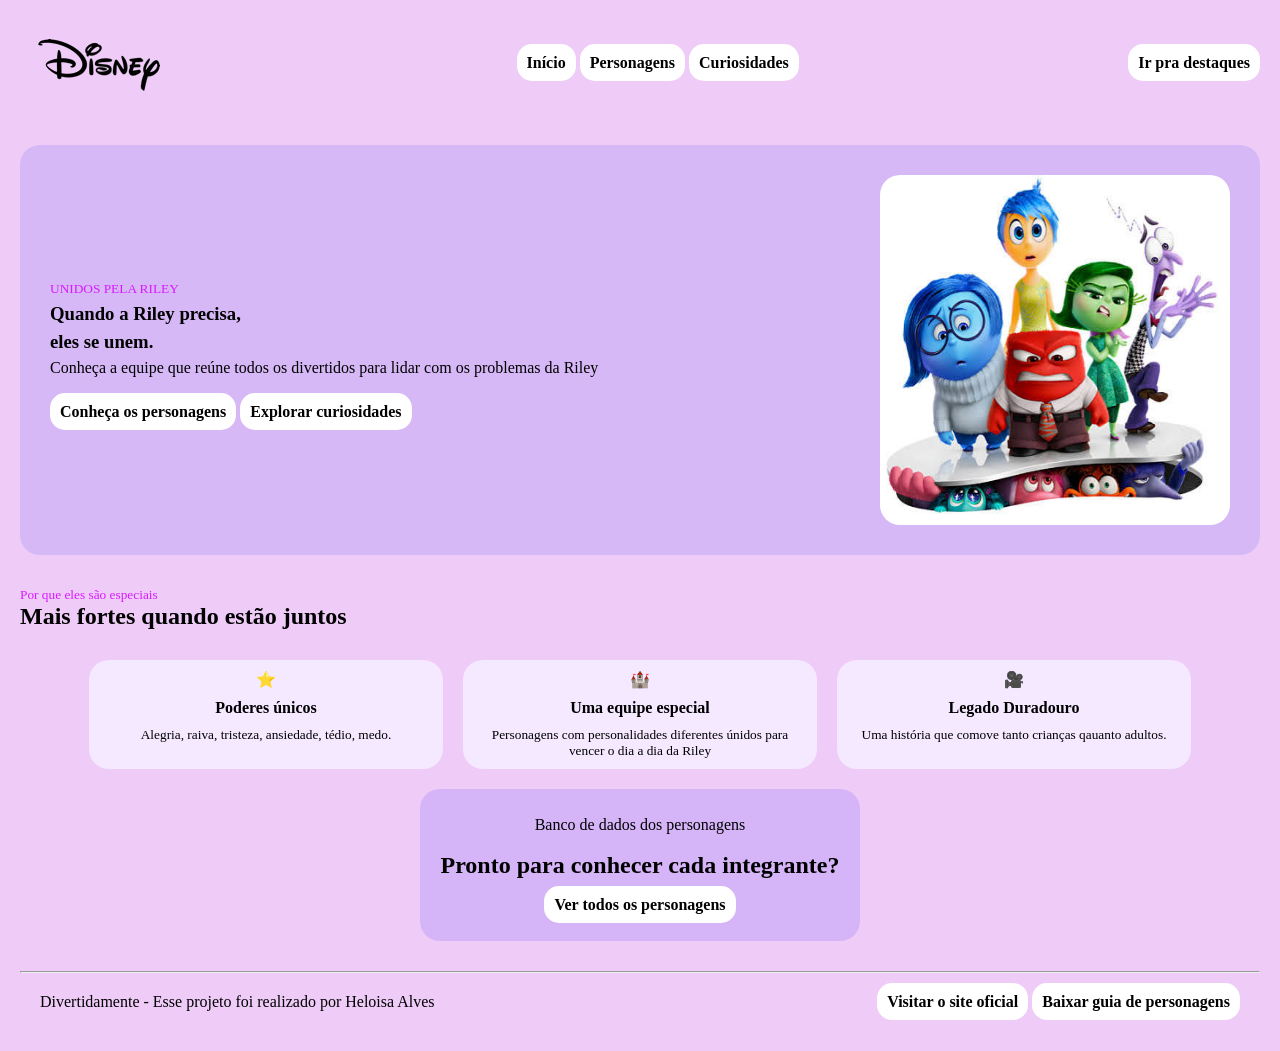
<file: index.html>
<!DOCTYPE html>
<html lang="pt-BR">
    <head>
        <meta charset="UTF-8"/>
        <title>Projeto</title>
        <link rel="stylesheet" href="css/style.css"/>
    </head>
    <body>
        <header>
            <section>
                <img src="assets/img/disney.png" alt="Logo da Disney"/>
            </section>
            <section id="menu">
                <a href="index.html">Início</a>
                <a href="pages/personagens.html">Personagens</a>
                <a href="pages/curiosidades.html">Curiosidades</a>
            </section>
            <section id="destaques">
                <a href="#galeria">Ir pra destaques</a>
            </section>
        </header>

        <main>
            <section id="introducao">
                <article>
                    <small class="purple
                    "> UNIDOS PELA RILEY</small>
                    <h1>Quando a Riley precisa,</h1>
                    <h1>eles se unem.</h1>
                    <p>Conheça a equipe que reúne todos os divertidos para lidar com os problemas da Riley </p>
                    <section>
                    <a href="pages/personagens.html">Conheça os personagens</a>
                    <a href="pages/curiosidades.html">Explorar curiosidades</a>
                    </section>
                </article>

                <img src="assets/img/logo1.png" alt="Imagem representando todos os personagem de Divertidamente"/>
            </section>

            <section id="galeria">
                    <article>
                    <small class="purple
                    ">Por que eles são especiais</small>
                    <h2>Mais fortes quando estão juntos</h2>
                </article>
            </section>

            <section id="fotos">
                <article class="foto">
                    <p>⭐️​</p>
                    <p>Poderes únicos</p>
                    <small class="descricao">Alegria, raiva, tristeza, ansiedade, tédio, medo.</small>
                 </article>

                <article class="foto">
                    <p>🏰</p>
                    <p>Uma equipe especial</p>
                     <small class="descricao">Personagens com personalidades diferentes únidos para vencer o dia a dia da Riley</small>
                </article>

                <article class="foto">
                    <p>🎥</p>
                    <p>Legado Duradouro</p>
                    <small class="descricao">Uma história que comove tanto crianças qauanto adultos.</small>
                </article>

            <section id="banco-card">
                <article id="banco">
                <p>Banco de dados dos personagens</p>
                <h2> Pronto para conhecer cada integrante?</h2>
                <a href="pages/personagens.html">Ver todos os personagens</a>
                </article>
            </section>
        </main>
        <hr>
        <footer>

            <p>Divertidamente - Esse projeto foi realizado por Heloisa Alves</p>
            <section id="links">
                <a href="https://www.disney.com.br/filmes/divertidamente-2">Visitar o site oficial</a>
                <a href="assets/divertidamente.txt" download>Baixar guia de personagens</a>
            </section>
        </footer>
    </body>
</html>
</file>
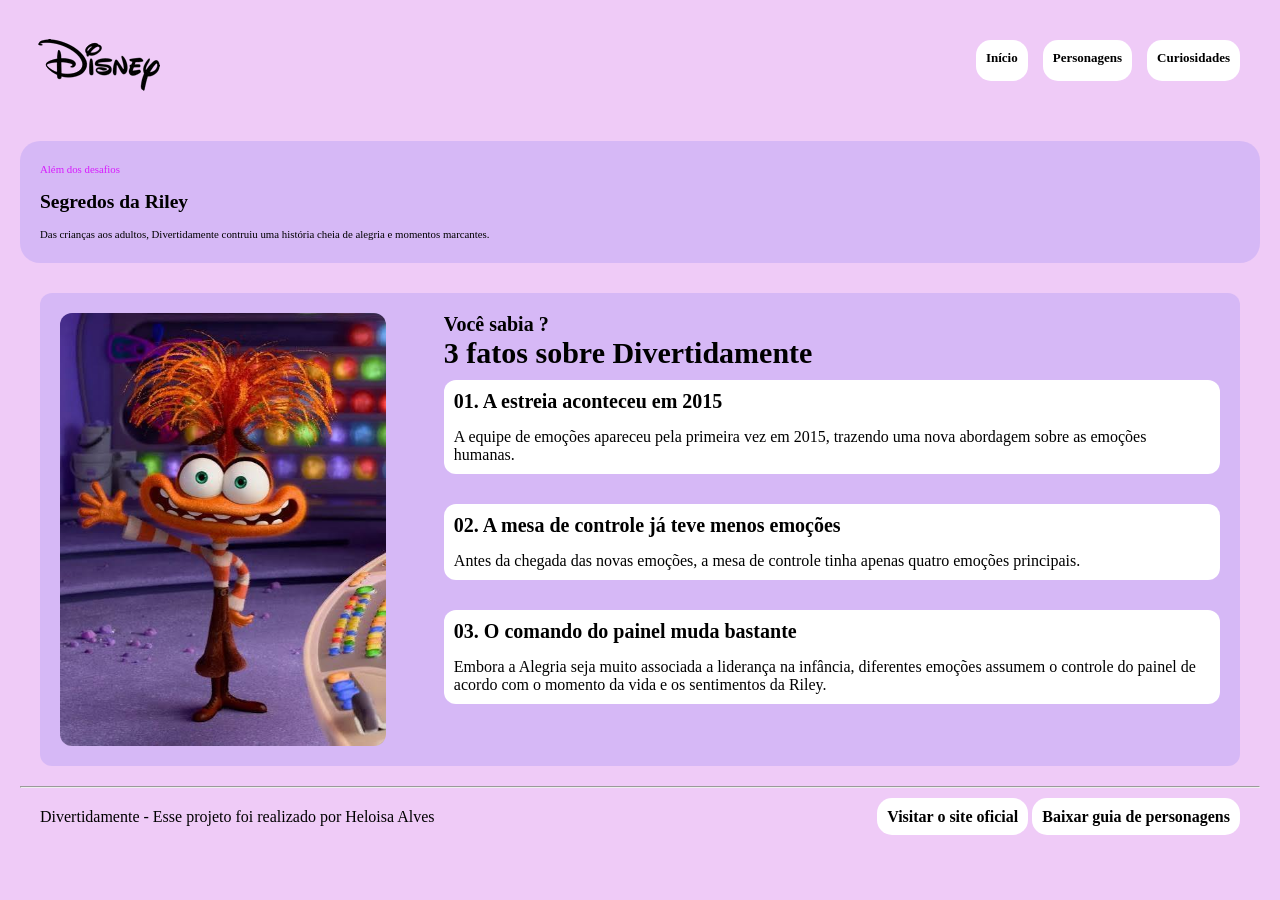
<file: pages/curiosidades.html>
<!DOCTYPE html>
<html lang="pt-BR">
    <head>
        <meta charset="UTF-8"/>
        <title>Projeto</title>
        <link rel="stylesheet" href="../css/curiosidades.css"/>
    </head>
    <body>
        <header>
            <img src="../assets/img/disney.png" alt="Imagem representando todos os personagem de Divertidamente"/>

            <section id="menu">
                <a href="../index.html">Início</a>

                <a href="../pages/personagens.html">Personagens</a>
                <a href="../pages/curiosidades.html">Curiosidades</a>
            </section>
        </header>
        <main>
            <section id="introducao">
                <small class="purple"> Além dos desafios</small>
                <h1>Segredos da Riley</h1>
                <small> Das crianças aos adultos, Divertidamente contruiu uma história cheia de alegria e momentos marcantes.</small>
            </section>

            <section id="curiosidades">
                <article>
                    <img id="tordo" src="../assets/img/curiosidades.png"  alt="Imagem de amanhecer na colheita" />
                </article>
                <section id="VS">
                    <article>
                        <h3> Você sabia ? </h3>
                        <h2> 3 fatos sobre Divertidamente</h2>
                    </article>
                    <article class="fatos">
                        <h3 class="contexto">01. A estreia aconteceu em 2015</h3>
                        <p>A equipe de emoções apareceu pela primeira vez em 2015, trazendo uma nova abordagem sobre as emoções humanas.</p>
                    </article>
                    <article class="fatos">
                        <h3 class="contexto">02. A mesa de controle já teve menos emoções</h3>
                        <p>Antes da chegada das novas emoções, a mesa de controle tinha apenas quatro emoções principais.</p>
                    </article>
                    <article class="fatos">
                         <h3 class="contexto">03. O comando do painel muda bastante</h3>
                         <p>Embora a Alegria seja muito associada a liderança na infância, diferentes emoções assumem o controle do painel de acordo com o momento da vida e os sentimentos da Riley.</p>
                    </article>
                </section>
            </section>
        </main>

        <hr>

        <footer>
          <p>Divertidamente - Esse projeto foi realizado por Heloisa Alves</p>
            <section id="links">
                <a href="https://www.disney.com.br/filmes/divertidamente-2">Visitar o site oficial</a>
                <a href="../assets/divertidamente.txt" download>Baixar guia de personagens</a>
            </section>
        </footer>
    </body>
</html>
</file>
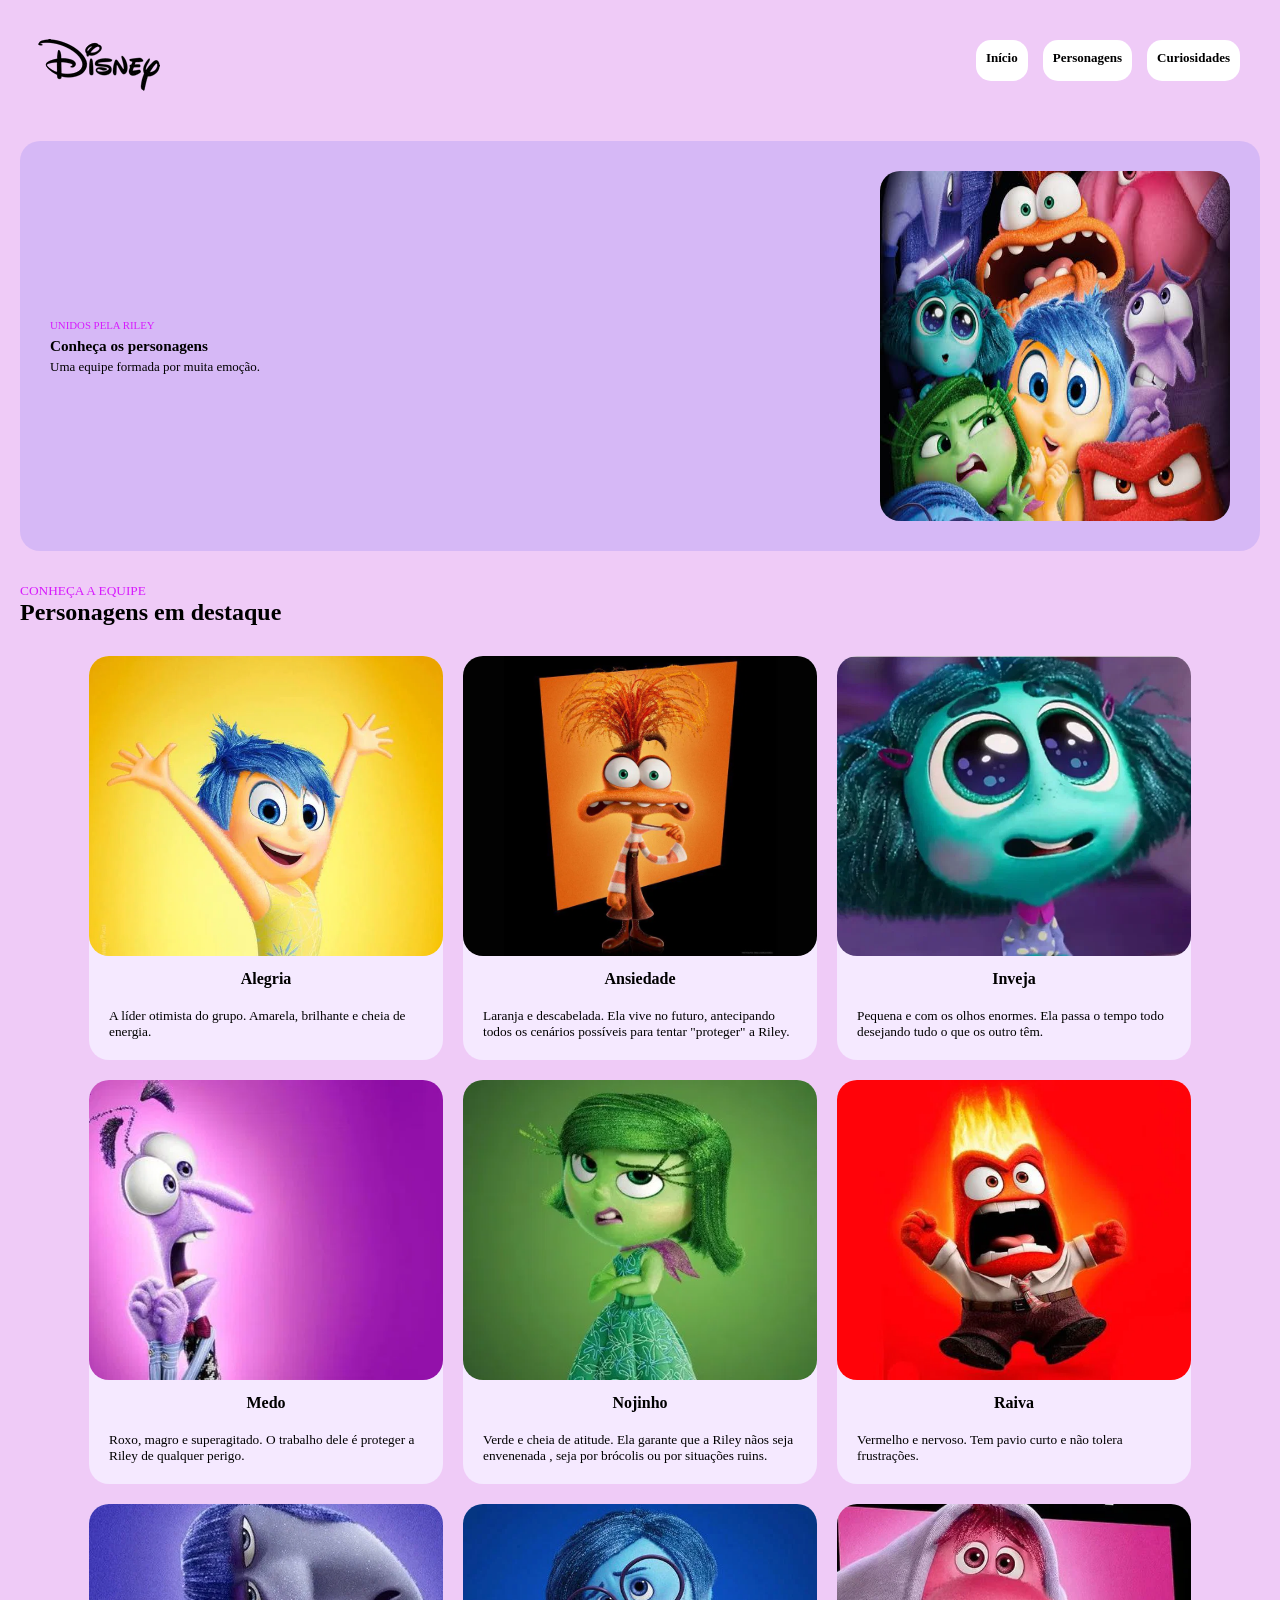
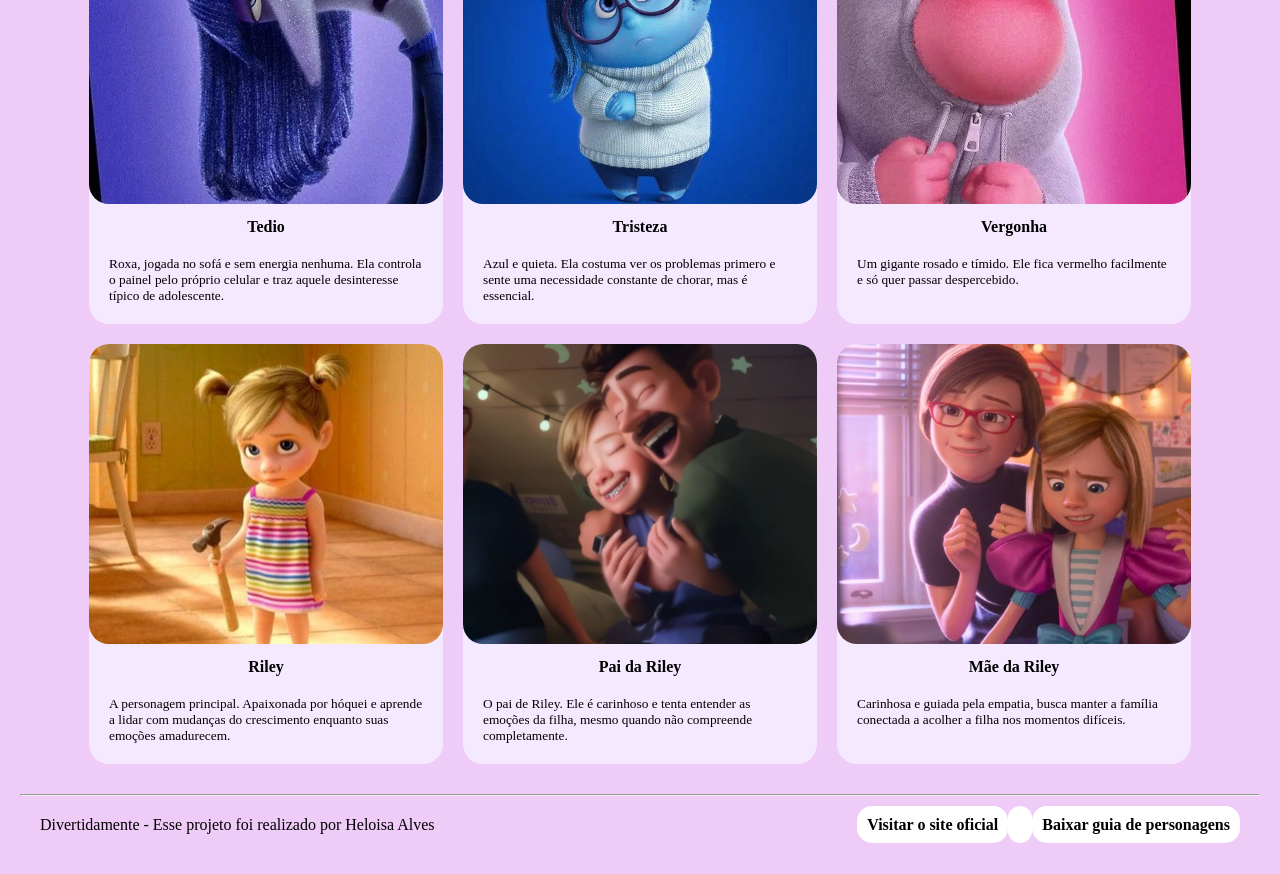
<file: pages/personagens.html>
<!DOCTYPE html>
<html lang="pt-BR">
    <head>
        <meta charset="UTF-8"/>
        <title>Projeto</title>
        <link rel="stylesheet" href="../css/personagens.css"/>
    </head>
    <body>
        <header>
            <img src="../assets/img/disney.png" alt="Imagem representando todos os personagem de Divertidamente"/>

            <section id="menu">
                <a href="../index.html">Início</a>
                <a href="personagens.html">Personagens</a>
                <a href="../pages/curiosidades.html">Curiosidades</a>
            </section>
        </header>

        <main>
            <section id="introducao">
                <article>
                    <small class="purple"> UNIDOS PELA RILEY</small>
                    <h1>Conheça os personagens</h1>
                    <p>Uma equipe formada por muita emoção.</p>
                </article>
                <img src="../assets/img/principal.png" alt="Imagem representando todos os personagem de Divertidamente"/>
            </section>

            <section id="galeria">
                <article>
                    <small class="purple"> CONHEÇA A EQUIPE</small>
                    <h2>Personagens em destaque</h2>
                </article>
            </section>

            <section id="fotos">
                <article class="foto">
                    <img src="../assets/img/alegria.png" alt="Imagem da personagem Alegria"/>
                    <p>Alegria</p>
                    <small class="descricao">A líder otimista do grupo. Amarela, brilhante e cheia de energia.</small>
                </article>
                <article class="foto">
                    <img src="../assets/img/ansiedade.png" alt="Imagem da personagem Ansiedade"/>
                    <p>Ansiedade</p>
                     <small class="descricao">Laranja e descabelada. Ela vive no futuro, antecipando todos os cenários possíveis para tentar "proteger" a Riley.</small>
                </article>
                <article class="foto">
                    <img src="../assets/img/inveja.png" alt="Imagem da personagem Inveja"/>
                    <p>Inveja</p>
                    <small class="descricao">Pequena e com os olhos enormes. Ela passa o tempo todo desejando tudo o que os outro têm.</small>
                </article>
                <article class="foto">
                    <img src="../assets/img/medo.png" alt="Imagem do personagem Medo"/>
                    <p>Medo</p>
                    <small class="descricao">Roxo, magro e superagitado. O trabalho dele é proteger a Riley de qualquer perigo.</small>
                </article>
                <article class="foto">
                    <img src="../assets/img/nojinho.png" alt="Imagem da personagem Nojinho"/>
                    <p>Nojinho</p>
                    <small class="descricao">Verde e cheia de atitude. Ela garante que a Riley nãos seja envenenada , seja por brócolis ou por situações ruins.</small>
                </article>
                <article class="foto">
                    <img src="../assets/img/raiva.png" alt="Imagem do personagem Raiva"/>
                    <p>Raiva</p>
                    <small class="descricao">Vermelho e nervoso. Tem pavio curto e não tolera frustrações.</small>
                </article>
                <article class="foto">
                    <img src="../assets/img/tedio.png" alt="Imagem da personagem Tedio"/>
                    <p>Tedio</p>
                    <small class="descricao">Roxa, jogada no sofá e sem energia nenhuma. Ela controla o painel pelo próprio celular e traz aquele desinteresse típico de adolescente.</small>
                </article>
                <article class="foto">
                    <img src="../assets/img/tristeza.png" alt="Imagem da personagem Tristeza"/>
                    <p>Tristeza</p>
                    <small class="descricao">Azul e quieta. Ela costuma ver os problemas primero e sente uma necessidade constante de chorar, mas é essencial.</small>
                </article>
                <article class="foto">
                    <img src="../assets/img/vergonha.png" alt="Imagem do personagem Vergonha"/>
                    <p>Vergonha</p>
                    <small class="descricao">Um gigante rosado e tímido. Ele fica vermelho facilmente e só quer passar despercebido.</small>
                </article>
                <article class="foto">
                    <img src="../assets/img/riley.png" alt="Imagem da personagem Riley"/>
                    <p>Riley</p>
                    <small class="descricao">A personagem principal. Apaixonada por hóquei e aprende a lidar com mudanças do crescimento enquanto suas emoções amadurecem.</small>
                </article>
                <article class="foto">
                    <img src="../assets/img/dad.png" alt="Imagem do personagem pai da Riley"/>
                    <p>Pai da Riley</p>
                    <small class="descricao">O pai de Riley. Ele é carinhoso e tenta entender as emoções da filha, mesmo quando não compreende completamente.</small>
                </article>
                <article class="foto">
                    <img src="../assets/img/mom.png" alt="Imagem da personagem mãe da Riley"/>
                    <p>Mãe da Riley</p>
                    <small class="descricao">Carinhosa e guiada pela empatia, busca manter a família conectada a acolher a filha nos momentos difíceis.</small>
                </article>
            </section>
        </main>
        <hr>
        <footer>
            <p>Divertidamente - Esse projeto foi realizado por Heloisa Alves</p>
            <section id="links">
                <a href="https://www.disney.com.br/filmes/divertidamente-2">Visitar o site oficial<a>
                <a href="../assets/divertidamente.txt" download>Baixar guia de personagens</a>
            </section>
        </footer>
    </body>
</html>
</file>
<file: css/style.css>
* {
    padding: 0;
    margin: 0;
    box-sizing: border-box;
}

body {
    font-family:Georgia, 'Times New Roman', Times, serif;
    background-color: rgb(239, 203, 247);
    padding: 20px;
}

header {
    display: flex;
    justify-content: space-between;
    align-items: center;
    margin-bottom: 40px;
}



#introducao {
    border-radius: 20px;
    display: flex;
    flex-direction: row;
    gap: 30px;
    padding: 30px;
    background-color: rgba(189, 165, 245, 0.5);
    align-items: center;
    justify-content: space-between;
    margin-bottom: 30px;
    line-height: 1.5;
}

#introducao h2 {
    margin-top: 10px;
    margin-bottom: 10px;
    line-height: normal;
}

#introducao img {
    border-radius: 20px;
    width: 350px;
    height: 350px;
}

#introducao p {
margin-bottom: 20px;
}

#fotos {
    display: flex;
    flex-wrap: wrap;
    justify-content: center;
    padding: 30px;
    gap: 20px;
}

.foto {
    background-color: rgb(245, 233, 255);
    border-radius: 20px;
    width: 30%;
    flex-direction: row;
    justify-content: center;
    align-items: center;
}

.foto p {
    margin-top: 10px;
    font-weight: bold;
    text-align: center;
}

.purple {
    color: rgb(215, 27, 253)
}

#menu a,  #destaques a, #banco a{
    background-color: white;
    text-decoration: none;
    color: black;
    padding: 10px;
    border-radius: 15px;
    font-weight: bold;
}

#introducao a{
background-color: white;
    text-decoration: none;
    color: black;
    padding: 10px;
    border-radius: 15px;
    font-weight: bold;
}

.descricao {
    padding: 10px;
    display: flex;
    flex-direction: column;
    align-items: center;
    text-align: center;
}

#banco {
    background-color: rgba(187, 160, 250, 0.5);
    align-items: center;
    padding: 20px;
    border-radius: 20px;
    text-align: center;
    line-height: 2;

}
footer a {
    background-color: white;
    text-decoration: none;
    color: black;
    padding: 10px;
    border-radius: 15px;
    font-weight: bold;
}

footer {
    display: flex;
    justify-content: space-between;
    align-items: center;
    padding: 20px;
}
</file>
<file: css/curiosidades.css>
* {
    padding: 0;
    margin: 0;
    box-sizing: border-box;
}

body {
    font-family:Georgia, 'Times New Roman', Times, serif;
    background-color: rgb(239, 203, 247);
    padding: 20px;
}

header {
    display: flex;
    justify-content: space-between;
    color: black;

    margin-bottom: 40px;
}

#introducao {
    border-radius: 20px;
    display: flex;
    flex-direction: column;
    gap: 10px;
    padding: 20px;
    background-color: rgba(189, 165, 245, 0.5);

    justify-content: space-between;
    margin-bottom: 30px;
    line-height: 1.5;
}


#introducao h2 {
    margin-top: 10px;
    margin-bottom: 10px;
    line-height: normal;
}

#introducao {
    font-family:Georgia, 'Times New Roman', Times, serif;
    font-size: small;
    color: black;
}

.purple {
    color: rgb(215, 27, 253)
}

#menu {

    padding: 20px;
    border-radius: 5px;
   display: flex;
   gap:15px;
   font-size: small;
}

#menu a {
    background-color: white;
    text-decoration: none;
    color: black;
    padding: 10px;
    border-radius: 15px;
    font-weight: bold;
}

#curiosidades img{
    height: 100%;
    width:100%;
    border-radius: 12px;
}
#curiosidades{
    padding: 20px;
    margin: 20px;
    background-color: rgba(189, 165, 245, 0.5);
    background-color: (114, 95, 235);
    display: flex;
    justify-content: space-between;
    border-radius: 12px;
    gap: 5%;
}

#VS{
    gap:10px;
    margin-bottom: 5px;
    display: flex;
    flex-direction: column;
    flex-wrap: wrap;
    gap: 10px;

}

#VS h3{
     font-size: 20px;
    font-weight: 700;
    color:black;
    font-family:'Times New Roman', Times, sans-serif;
}
#VS h2{
   font-size: 30px;
    font-weight: 700;
    font-family:'Times New Roman', Times, sans-serif;
    color:black
}
.fatos{
    background-color: white;
    border-radius: 12px;
    width: 100%;
    height: auto;
    margin-bottom:20px;

}
.contexto{
  margin: 5px;
  padding: 5px;
}
.fatos p{
    padding: 5px;
    margin: 5px;
}

footer a {
    background-color: white;
    text-decoration: none;
    color: black;
    padding: 10px;
    border-radius: 15px;
    font-weight: bold;
}

footer {
    display: flex;
    justify-content: space-between;
    align-items: center;
    padding: 20px;
}
</file>
<file: css/personagens.css>
* {
    padding: 0;
    margin: 0;
    box-sizing: border-box;
}

body {
    font-family:Georgia, 'Times New Roman', Times, serif;
    background-color: rgb(239, 203, 247);
    padding: 20px;
}

header {
    display: flex;
    justify-content: space-between;
    color: black;

    margin-bottom: 40px;
}

#introducao {
    border-radius: 20px;
    display: flex;
    flex-direction: row;
    gap: 30px;
    padding: 30px;
    background-color: rgba(189, 165, 245, 0.5);
    align-items: center;
    justify-content: space-between;
    margin-bottom: 30px;
    line-height: 1.5;
}


#introducao h2 {
    margin-top: 10px;
    margin-bottom: 10px;
    line-height: normal;
}

#introducao {
    font-family:Georgia, 'Times New Roman', Times, serif;
    font-size: small;
    color: black;
}

#introducao img {
    border-radius: 20px;
    width: 350px;
    height: 350px;
}

#fotos {
    display: flex;
    flex-wrap: wrap;
    justify-content: center;
    padding: 30px;
    gap: 20px;
}

.foto {
    background-color: rgb(245, 233, 255);
    border-radius: 20px;
    width: 30%;
    flex-direction: row;
    justify-content: center;
    align-items: center;
}

.foto img {
    width: 100%;
    border-radius: 20px;
    height: 300px;
    object-fit: cover;
}

.foto p {
    margin-top: 10px;
    font-weight: bold;
    text-align: center;
}

.purple {
    color: rgb(215, 27, 253)
}


#menu {

    padding: 20px;
    border-radius: 5px;
   display: flex;
   gap:15px;
   font-size: small;
}

#menu a {
    background-color: white;
    text-decoration: none;
    color: black;
    padding: 10px;
    border-radius: 15px;
    font-weight: bold;
}

.descricao {
    padding: 20px;
    display: flex;
    align-items: center;
}

footer a {
    background-color: white;
    text-decoration: none;
    color: black;
    padding: 10px;
    border-radius: 15px;
    font-weight: bold;
}
footer {
    display: flex;
    justify-content: space-between;
    align-items: center;
    padding: 20px;
}
</file>
